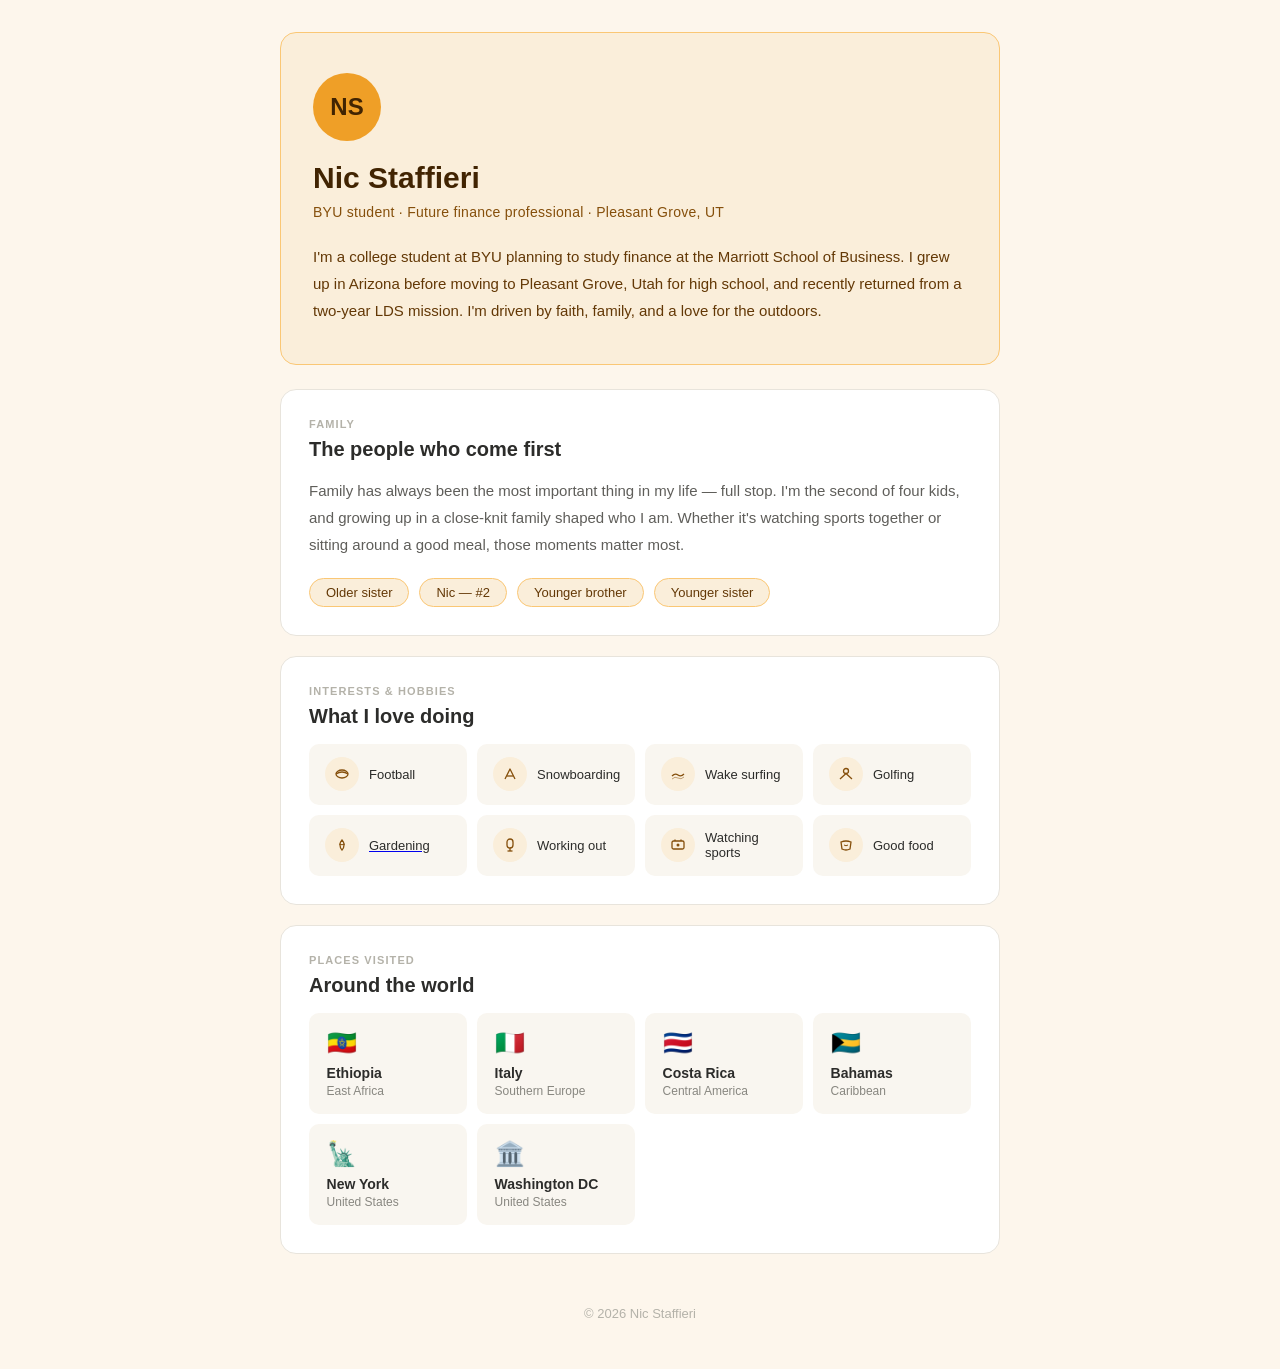
<file: about.html>
<!DOCTYPE html>
<html lang="en">
<head>
  <meta charset="UTF-8" />
  <meta name="viewport" content="width=device-width, initial-scale=1.0" />
  <title>Nic Staffieri</title>
  <style>
    *, *::before, *::after { box-sizing: border-box; margin: 0; padding: 0; }

    body {
      font-family: -apple-system, BlinkMacSystemFont, 'Segoe UI', Roboto, sans-serif;
      background: #FDF6EC;
      color: #2C2C2A;
      min-height: 100vh;
      padding: 2rem 1rem;
    }

    .site {
      max-width: 720px;
      margin: 0 auto;
    }

    /* Hero */
    .hero {
      background: #FAEEDA;
      border: 1px solid #FAC775;
      border-radius: 16px;
      padding: 2.5rem 2rem;
      margin-bottom: 1.5rem;
    }

    .hero-initials {
      width: 68px;
      height: 68px;
      border-radius: 50%;
      background: #EF9F27;
      display: flex;
      align-items: center;
      justify-content: center;
      font-size: 24px;
      font-weight: 600;
      color: #412402;
      margin-bottom: 1.25rem;
    }

    .hero h1 {
      font-size: 30px;
      font-weight: 600;
      color: #412402;
      margin-bottom: 0.3rem;
    }

    .hero .subtitle {
      font-size: 14px;
      color: #854F0B;
      margin-bottom: 1.1rem;
      letter-spacing: 0.02em;
    }

    .hero p {
      font-size: 15px;
      line-height: 1.8;
      color: #633806;
    }

    /* Section cards */
    .section-card {
      background: #ffffff;
      border: 1px solid #E8E4DC;
      border-radius: 16px;
      padding: 1.75rem;
      margin-bottom: 1.25rem;
    }

    .section-label {
      font-size: 11px;
      font-weight: 600;
      letter-spacing: 0.1em;
      text-transform: uppercase;
      color: #B4B2A9;
      margin-bottom: 0.5rem;
    }

    .section-title {
      font-size: 20px;
      font-weight: 600;
      color: #2C2C2A;
      margin-bottom: 1rem;
    }

    /* Family */
    .family-text {
      font-size: 15px;
      line-height: 1.8;
      color: #5F5E5A;
    }

    .sibling-row {
      display: flex;
      gap: 10px;
      flex-wrap: wrap;
      margin-top: 1.25rem;
    }

    .sibling-pill {
      background: #FAEEDA;
      border: 1px solid #FAC775;
      border-radius: 20px;
      padding: 6px 16px;
      font-size: 13px;
      color: #633806;
      font-weight: 500;
    }

    /* Hobbies */
    .hobbies-grid {
      display: grid;
      grid-template-columns: repeat(auto-fit, minmax(140px, 1fr));
      gap: 10px;
    }

    .hobby-card {
      background: #F9F6F0;
      border-radius: 10px;
      padding: 0.85rem 1rem;
      display: flex;
      align-items: center;
      gap: 10px;
    }

    .hobby-icon {
      width: 34px;
      height: 34px;
      border-radius: 50%;
      background: #FAEEDA;
      display: flex;
      align-items: center;
      justify-content: center;
      flex-shrink: 0;
    }

    .hobby-icon svg {
      width: 16px;
      height: 16px;
    }

    .hobby-name {
      font-size: 13px;
      color: #2C2C2A;
      font-weight: 500;
    }

    /* Places */
    .places-grid {
      display: grid;
      grid-template-columns: repeat(auto-fit, minmax(150px, 1fr));
      gap: 10px;
    }

    .place-card {
      background: #F9F6F0;
      border-radius: 10px;
      padding: 1rem 1.1rem;
    }

    .place-flag {
      font-size: 24px;
      margin-bottom: 8px;
      display: block;
    }

    .place-name {
      font-size: 14px;
      font-weight: 600;
      color: #2C2C2A;
    }

    .place-type {
      font-size: 12px;
      color: #888780;
      margin-top: 3px;
    }

    /* Footer */
    .footer {
      text-align: center;
      padding: 2rem 0 1rem;
      font-size: 13px;
      color: #B4B2A9;
    }

    @media (max-width: 480px) {
      .hero { padding: 1.75rem 1.25rem; }
      .section-card { padding: 1.25rem; }
      .hero h1 { font-size: 24px; }
    }
  </style>
</head>
<body>
  <div class="site">

    <!-- Hero / About Me -->
    <div class="hero">
      <div class="hero-initials">NS</div>
      <h1>Nic Staffieri</h1>
      <p class="subtitle">BYU student &middot; Future finance professional &middot; Pleasant Grove, UT</p>
      <p>
        I'm a college student at BYU planning to study finance at the Marriott School of Business.
        I grew up in Arizona before moving to Pleasant Grove, Utah for high school, and recently
        returned from a two-year LDS mission. I'm driven by faith, family, and a love for the outdoors.
      </p>
    </div>

    <!-- Family -->
    <div class="section-card">
      <div class="section-label">Family</div>
      <div class="section-title">The people who come first</div>
      <p class="family-text">
        Family has always been the most important thing in my life — full stop. I'm the second of
        four kids, and growing up in a close-knit family shaped who I am. Whether it's watching
        sports together or sitting around a good meal, those moments matter most.
      </p>
      <div class="sibling-row">
        <div class="sibling-pill">Older sister</div>
        <div class="sibling-pill">Nic &mdash; #2</div>
        <div class="sibling-pill">Younger brother</div>
        <div class="sibling-pill">Younger sister</div>
      </div>
    </div>

    <!-- Interests & Hobbies -->
    <div class="section-card">
      <div class="section-label">Interests &amp; Hobbies</div>
      <div class="section-title">What I love doing</div>
      <div class="hobbies-grid">

        <div class="hobby-card">
          <div class="hobby-icon">
            <svg viewBox="0 0 16 16" fill="none" xmlns="http://www.w3.org/2000/svg">
              <ellipse cx="8" cy="8" rx="6" ry="4" stroke="#854F0B" stroke-width="1.3"/>
              <path d="M2 8 Q8 4 14 8" stroke="#854F0B" stroke-width="1.3" fill="none"/>
            </svg>
          </div>
          <span class="hobby-name">Football</span>
        </div>

        <div class="hobby-card">
          <div class="hobby-icon">
            <svg viewBox="0 0 16 16" fill="none" xmlns="http://www.w3.org/2000/svg">
              <path d="M3 13 L8 3 L13 13" stroke="#854F0B" stroke-width="1.3" stroke-linejoin="round"/>
              <path d="M5 10 L11 10" stroke="#854F0B" stroke-width="1.3"/>
            </svg>
          </div>
          <span class="hobby-name">Snowboarding</span>
        </div>

        <div class="hobby-card">
          <div class="hobby-icon">
            <svg viewBox="0 0 16 16" fill="none" xmlns="http://www.w3.org/2000/svg">
              <path d="M2 10 Q5 7 8 9 Q11 11 14 8" stroke="#854F0B" stroke-width="1.3" fill="none"/>
              <path d="M2 13 Q5 10 8 12 Q11 14 14 11" stroke="#854F0B" stroke-width="1" fill="none" opacity="0.5"/>
            </svg>
          </div>
          <span class="hobby-name">Wake surfing</span>
        </div>

        <div class="hobby-card">
          <div class="hobby-icon">
            <svg viewBox="0 0 16 16" fill="none" xmlns="http://www.w3.org/2000/svg">
              <circle cx="8" cy="5" r="2.5" stroke="#854F0B" stroke-width="1.3"/>
              <path d="M2 13 L8 7.5 L14 13" stroke="#854F0B" stroke-width="1.3" stroke-linejoin="round"/>
            </svg>
          </div>
          <span class="hobby-name">Golfing</span>
        </div>

        <a class="hobby-card" href="fromscratch.html">
          <div class="hobby-icon">
            <svg viewBox="0 0 16 16" fill="none" xmlns="http://www.w3.org/2000/svg">
              <path d="M8 3 Q10 5 10 8 Q10 11 8 13 Q6 11 6 8 Q6 5 8 3Z" stroke="#854F0B" stroke-width="1.3" fill="none"/>
              <path d="M5 7 Q8 8.5 11 7" stroke="#854F0B" stroke-width="1" fill="none"/>
            </svg>
          </div>
          <span class="hobby-name">Gardening</span>
        </a>

        <div class="hobby-card">
          <div class="hobby-icon">
            <svg viewBox="0 0 16 16" fill="none" xmlns="http://www.w3.org/2000/svg">
              <rect x="5" y="2" width="6" height="9" rx="3" stroke="#854F0B" stroke-width="1.3"/>
              <path d="M8 11 L8 14" stroke="#854F0B" stroke-width="1.3"/>
              <path d="M5.5 14 L10.5 14" stroke="#854F0B" stroke-width="1.3"/>
            </svg>
          </div>
          <span class="hobby-name">Working out</span>
        </div>

        <div class="hobby-card">
          <div class="hobby-icon">
            <svg viewBox="0 0 16 16" fill="none" xmlns="http://www.w3.org/2000/svg">
              <rect x="2" y="4" width="12" height="8" rx="1.5" stroke="#854F0B" stroke-width="1.3"/>
              <path d="M5 4 L5 2.5" stroke="#854F0B" stroke-width="1.3"/>
              <path d="M11 4 L11 2.5" stroke="#854F0B" stroke-width="1.3"/>
              <circle cx="8" cy="8" r="1.5" fill="#854F0B"/>
            </svg>
          </div>
          <span class="hobby-name">Watching sports</span>
        </div>

        <div class="hobby-card">
          <div class="hobby-icon">
            <svg viewBox="0 0 16 16" fill="none" xmlns="http://www.w3.org/2000/svg">
              <path d="M3 5 Q8 3 13 5 L12 12 Q8 14 4 12 Z" stroke="#854F0B" stroke-width="1.3" fill="none"/>
              <path d="M6 8 Q8 9.5 10 8" stroke="#854F0B" stroke-width="1" fill="none"/>
            </svg>
          </div>
          <span class="hobby-name">Good food</span>
        </div>

      </div>
    </div>

    <!-- Places Visited -->
    <div class="section-card">
      <div class="section-label">Places Visited</div>
      <div class="section-title">Around the world</div>
      <div class="places-grid">

        <div class="place-card">
          <span class="place-flag">🇪🇹</span>
          <div class="place-name">Ethiopia</div>
          <div class="place-type">East Africa</div>
        </div>

        <div class="place-card">
          <span class="place-flag">🇮🇹</span>
          <div class="place-name">Italy</div>
          <div class="place-type">Southern Europe</div>
        </div>

        <div class="place-card">
          <span class="place-flag">🇨🇷</span>
          <div class="place-name">Costa Rica</div>
          <div class="place-type">Central America</div>
        </div>

        <div class="place-card">
          <span class="place-flag">🇧🇸</span>
          <div class="place-name">Bahamas</div>
          <div class="place-type">Caribbean</div>
        </div>

        <div class="place-card">
          <span class="place-flag">🗽</span>
          <div class="place-name">New York</div>
          <div class="place-type">United States</div>
        </div>

        <div class="place-card">
          <span class="place-flag">🏛️</span>
          <div class="place-name">Washington DC</div>
          <div class="place-type">United States</div>
        </div>

      </div>
    </div>

    <div class="footer">
      &copy; 2026 Nic Staffieri
    </div>

  </div>
</body>
</html>
</file>
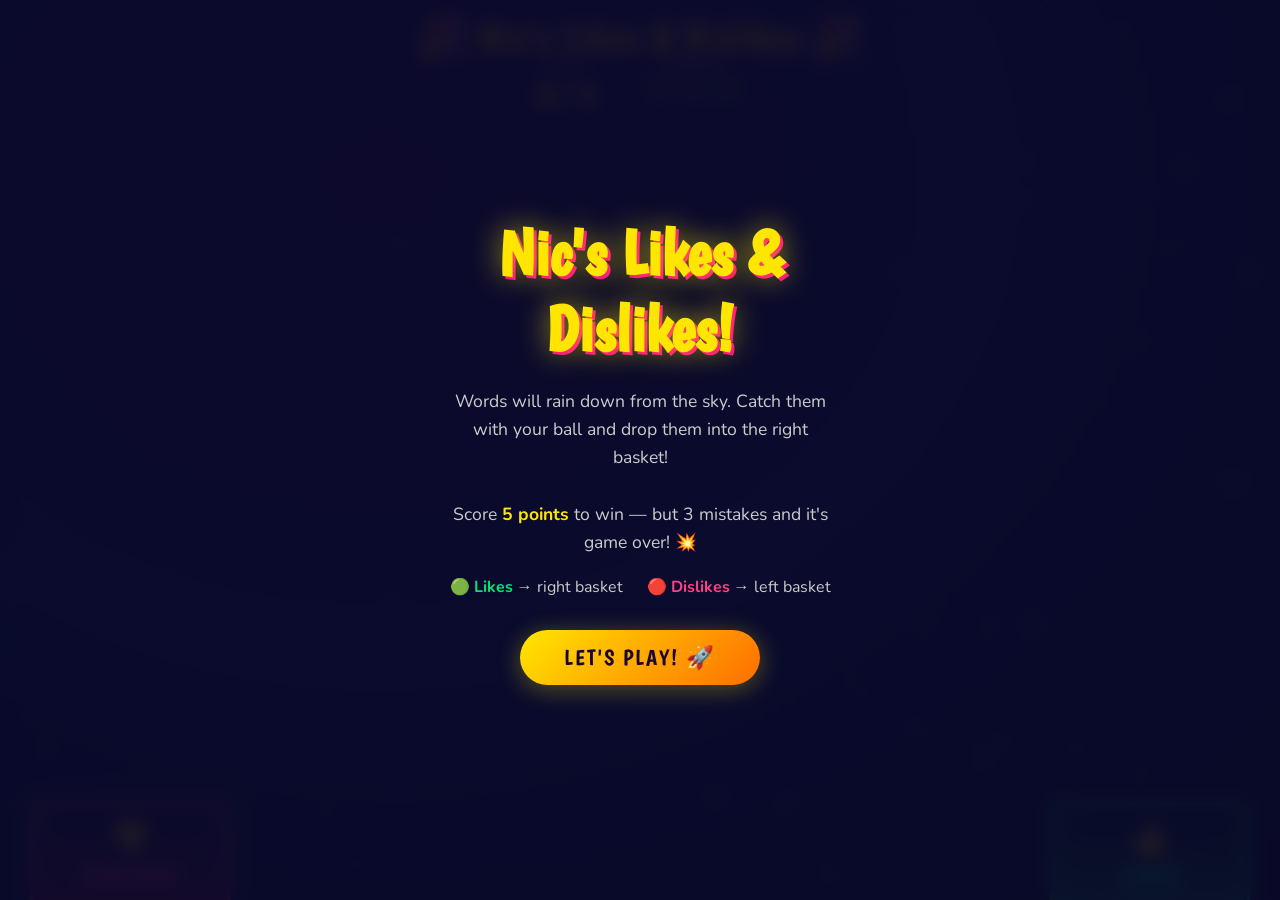
<file: ai.html>
<!DOCTYPE html>
<html lang="en">
<head>
  <meta charset="UTF-8" />
  <meta name="viewport" content="width=device-width, initial-scale=1.0"/>
  <title>Nic's Likes and Dislikes</title>
  <link href="https://fonts.googleapis.com/css2?family=Boogaloo&family=Nunito:wght@400;700;900&display=swap" rel="stylesheet"/>
  <style>
    *, *::before, *::after { box-sizing: border-box; margin: 0; padding: 0; }

    :root {
      --like-color: #00e676;
      --dislike-color: #ff4081;
      --bg1: #1a0533;
      --bg2: #0d1b6e;
      --accent: #ffe600;
      --ball-color: #ffe600;
      --text-light: #fff;
      --strike-color: #ff4081;
    }

    body {
      background: radial-gradient(ellipse at 30% 20%, #2d0b6b 0%, #0d1b6e 50%, #0a0a2a 100%);
      font-family: 'Nunito', sans-serif;
      overflow: hidden;
      height: 100vh;
      width: 100vw;
      cursor: none;
      user-select: none;
    }

    /* Starfield */
    #stars {
      position: fixed;
      inset: 0;
      pointer-events: none;
      z-index: 0;
    }

    /* Title */
    #title {
      position: fixed;
      top: 14px;
      width: 100%;
      text-align: center;
      font-family: 'Boogaloo', cursive;
      font-size: clamp(1.4rem, 4vw, 2.4rem);
      color: var(--accent);
      text-shadow: 0 0 18px #ffe60088, 2px 2px 0 #ff008c;
      letter-spacing: 2px;
      z-index: 10;
      pointer-events: none;
    }

    /* HUD */
    #hud {
      position: fixed;
      top: 58px;
      width: 100%;
      display: flex;
      justify-content: center;
      gap: 48px;
      z-index: 10;
      pointer-events: none;
    }
    .hud-block {
      display: flex;
      flex-direction: column;
      align-items: center;
      gap: 2px;
    }
    .hud-label {
      font-size: 0.68rem;
      font-weight: 900;
      text-transform: uppercase;
      letter-spacing: 2px;
      opacity: 0.7;
      color: #fff;
    }
    #score-display {
      font-family: 'Boogaloo', cursive;
      font-size: 2rem;
      color: var(--accent);
      text-shadow: 0 0 12px #ffe60088;
    }
    #strikes-display {
      font-size: 1.5rem;
      letter-spacing: 4px;
    }

    /* Canvas */
    #gameCanvas {
      position: fixed;
      inset: 0;
      z-index: 5;
    }

    /* Baskets */
    .basket {
      position: fixed;
      bottom: 0;
      width: 200px;
      height: 100px;
      display: flex;
      flex-direction: column;
      align-items: center;
      justify-content: flex-end;
      padding-bottom: 10px;
      z-index: 8;
      pointer-events: none;
      transition: transform 0.12s;
    }
    #basket-like {
      right: 30px;
      background: linear-gradient(to top, #00c85388 0%, transparent 100%);
      border-top: 3px solid var(--like-color);
      border-left: 3px solid var(--like-color);
      border-right: 3px solid var(--like-color);
      border-radius: 12px 12px 0 0;
      box-shadow: 0 0 30px #00e67644 inset, 0 0 20px #00e67622;
    }
    #basket-dislike {
      left: 30px;
      background: linear-gradient(to top, #c8005388 0%, transparent 100%);
      border-top: 3px solid var(--dislike-color);
      border-left: 3px solid var(--dislike-color);
      border-right: 3px solid var(--dislike-color);
      border-radius: 12px 12px 0 0;
      box-shadow: 0 0 30px #ff408144 inset, 0 0 20px #ff408122;
    }
    .basket-label {
      font-family: 'Boogaloo', cursive;
      font-size: 1.5rem;
      font-weight: 700;
      letter-spacing: 2px;
    }
    #basket-like .basket-label { color: var(--like-color); text-shadow: 0 0 12px #00e67688; }
    #basket-dislike .basket-label { color: var(--dislike-color); text-shadow: 0 0 12px #ff408188; }
    .basket-icon { font-size: 2rem; }

    /* Overlay screens */
    .overlay {
      position: fixed;
      inset: 0;
      z-index: 100;
      display: flex;
      flex-direction: column;
      align-items: center;
      justify-content: center;
      background: rgba(10,10,40,0.92);
      backdrop-filter: blur(8px);
      gap: 20px;
      animation: fadeIn 0.4s ease;
    }
    @keyframes fadeIn { from { opacity:0; transform:scale(0.96); } to { opacity:1; transform:scale(1); } }

    .overlay h1 {
      font-family: 'Boogaloo', cursive;
      font-size: clamp(2rem, 7vw, 4rem);
      color: var(--accent);
      text-shadow: 0 0 30px #ffe60099, 3px 3px 0 #ff008c;
      text-align: center;
    }
    .overlay p {
      font-size: 1.1rem;
      color: #ccc;
      text-align: center;
      max-width: 380px;
      line-height: 1.6;
    }
    .overlay .stat-row {
      display: flex;
      gap: 36px;
      margin-top: 8px;
    }
    .stat-box {
      display: flex;
      flex-direction: column;
      align-items: center;
      background: rgba(255,255,255,0.06);
      border: 1px solid rgba(255,255,255,0.15);
      border-radius: 16px;
      padding: 16px 28px;
      gap: 4px;
    }
    .stat-number {
      font-family: 'Boogaloo', cursive;
      font-size: 2.8rem;
      color: var(--accent);
    }
    .stat-label { font-size: 0.75rem; text-transform: uppercase; letter-spacing: 2px; color: #aaa; }

    .btn {
      margin-top: 12px;
      font-family: 'Boogaloo', cursive;
      font-size: 1.4rem;
      letter-spacing: 2px;
      padding: 14px 44px;
      border: none;
      border-radius: 50px;
      background: linear-gradient(135deg, #ffe600, #ff6d00);
      color: #1a0533;
      cursor: pointer;
      box-shadow: 0 4px 24px #ffe60055;
      transition: transform 0.1s, box-shadow 0.1s;
    }
    .btn:hover { transform: scale(1.06); box-shadow: 0 6px 36px #ffe60088; }
    .btn:active { transform: scale(0.97); }

    /* Floating word chips */
    .word-chip {
      position: fixed;
      z-index: 6;
      font-family: 'Boogaloo', cursive;
      font-size: 1.3rem;
      padding: 8px 22px;
      border-radius: 50px;
      border: 2px solid rgba(255,255,255,0.3);
      background: rgba(255,255,255,0.12);
      backdrop-filter: blur(4px);
      color: #fff;
      pointer-events: none;
      text-shadow: 0 1px 4px rgba(0,0,0,0.5);
      box-shadow: 0 4px 20px rgba(0,0,0,0.3);
      transition: background 0.2s;
      white-space: nowrap;
    }
    .word-chip.correct-flash {
      background: rgba(0, 230, 118, 0.45) !important;
      border-color: var(--like-color) !important;
    }
    .word-chip.wrong-flash {
      background: rgba(255, 64, 129, 0.45) !important;
      border-color: var(--dislike-color) !important;
    }

    /* Feedback popup */
    .feedback-popup {
      position: fixed;
      z-index: 20;
      font-family: 'Boogaloo', cursive;
      font-size: 1.8rem;
      pointer-events: none;
      animation: popUp 0.8s ease forwards;
      text-shadow: 0 2px 8px rgba(0,0,0,0.5);
    }
    @keyframes popUp {
      0%  { opacity: 1; transform: translateY(0) scale(1); }
      70% { opacity: 1; transform: translateY(-50px) scale(1.1); }
      100%{ opacity: 0; transform: translateY(-80px) scale(0.8); }
    }

    /* Basket flash */
    .basket-flash-like   { animation: flashLike   0.35s ease; }
    .basket-flash-dislike{ animation: flashDislike 0.35s ease; }
    @keyframes flashLike    { 0%,100%{box-shadow:0 0 30px #00e67644 inset;} 50%{box-shadow:0 0 80px #00e676cc inset;} }
    @keyframes flashDislike { 0%,100%{box-shadow:0 0 30px #ff408144 inset;} 50%{box-shadow:0 0 80px #ff4081cc inset;} }
  </style>
</head>
<body>

<canvas id="stars"></canvas>

<div id="title">🎉 Nic's Likes &amp; Dislikes 🎉</div>

<div id="hud">
  <div class="hud-block">
    <span class="hud-label">Score</span>
    <span id="score-display">0 / 5</span>
  </div>
  <div class="hud-block">
    <span class="hud-label">Strikes</span>
    <span id="strikes-display">🖤🖤🖤</span>
  </div>
</div>

<canvas id="gameCanvas"></canvas>

<div class="basket" id="basket-dislike">
  <span class="basket-icon">👎</span>
  <span class="basket-label">DISLIKES</span>
</div>
<div class="basket" id="basket-like">
  <span class="basket-icon">👍</span>
  <span class="basket-label">LIKES</span>
</div>

<!-- Start Screen -->
<div class="overlay" id="start-screen">
  <h1>Nic's Likes &amp;<br>Dislikes!</h1>
  <p>Words will rain down from the sky. Catch them with your ball and drop them into the right basket!<br><br>
  Score <strong style="color:var(--accent)">5 points</strong> to win — but 3 mistakes and it's game over! 💥</p>
  <div style="display:flex;gap:24px;flex-wrap:wrap;justify-content:center;font-size:1rem;color:#ccc;">
    <span>🟢 <strong style="color:var(--like-color)">Likes</strong> → right basket</span>
    <span>🔴 <strong style="color:var(--dislike-color)">Dislikes</strong> → left basket</span>
  </div>
  <button class="btn" id="start-btn">LET'S PLAY! 🚀</button>
</div>

<!-- End Screen -->
<div class="overlay" id="end-screen" style="display:none;">
  <h1 id="end-title">🎉 You Win!</h1>
  <p id="end-subtitle">You sorted Nic's world like a pro!</p>
  <div class="stat-row">
    <div class="stat-box">
      <span class="stat-number" id="end-score">0</span>
      <span class="stat-label">Points</span>
    </div>
    <div class="stat-box">
      <span class="stat-number" id="end-strikes">0</span>
      <span class="stat-label">Strikes</span>
    </div>
    <div class="stat-box">
      <span class="stat-number" id="end-correct">0</span>
      <span class="stat-label">Correct</span>
    </div>
  </div>
  <p id="end-message" style="margin-top:8px;font-size:1rem;color:#aaa;"></p>
  <button class="btn" id="restart-btn">PLAY AGAIN 🔄</button>
</div>

<script>
// ─── CONFIG ───────────────────────────────────────────────────────────────────
// 🔧 SWAP THESE WITH YOUR REAL LIKES & DISLIKES!
const WORDS = [
  { text: "Football",       isLike: true  },
  { text: "Cottage Cheese",     isLike: false },
  { text: "Snowboarding",      isLike: true  },
  { text: "Hiking",     isLike: false },
  { text: "Dogs",        isLike: true  },
  { text: "Homework",    isLike: false },
  { text: "Golf",      isLike: true  },
  { text: "TV Shows", isLike: false },
  { text: "Injera",      isLike: true  },
  { text: "Rap Music",   isLike: false },
  { text: "Sushi",     isLike: true  },
  { text: "Cold Pizza",   isLike: false },
  { text: "Road trips",  isLike: true  },
  { text: "Alarm clocks",isLike: false },
  { text: "Gardening",       isLike: true  },
  { text: "Mosquitoes",  isLike: false },
  { text: "Cleaning",       isLike: true  },
  { text: "Running",  isLike: false }
];

const BALL_RADIUS   = 14;    // small = hard
const FALL_SPEED    = 2.8;   // fast = hard (px per frame)
const SPAWN_INTERVAL = 2200; // ms between new words
const WIN_SCORE     = 5;
const MAX_STRIKES   = 3;

// ─── STATE ────────────────────────────────────────────────────────────────────
let score = 0, strikes = 0, correct = 0, gameActive = false;
let mouseX = window.innerWidth/2, mouseY = window.innerHeight/2;
let prevMouseX = mouseX, prevMouseY = mouseY;
let chips = [];   // { el, x, y, vx, vy, word, done, width, height }
let spawnTimer = null;
let wordPool = [];

// ─── STARFIELD ────────────────────────────────────────────────────────────────
(function initStars() {
  const c = document.getElementById('stars');
  const ctx = c.getContext('2d');
  c.width = window.innerWidth; c.height = window.innerHeight;
  const stars = Array.from({length:160},()=>({
    x: Math.random()*c.width, y: Math.random()*c.height,
    r: Math.random()*1.5+0.3, a: Math.random()
  }));
  function draw() {
    ctx.clearRect(0,0,c.width,c.height);
    stars.forEach(s=>{
      s.a += (Math.random()-0.5)*0.015;
      s.a = Math.max(0.1,Math.min(1,s.a));
      ctx.globalAlpha = s.a;
      ctx.fillStyle='#fff';
      ctx.beginPath(); ctx.arc(s.x,s.y,s.r,0,Math.PI*2); ctx.fill();
    });
    ctx.globalAlpha=1;
    requestAnimationFrame(draw);
  }
  draw();
})();

// ─── BALL (canvas) ────────────────────────────────────────────────────────────
const ballCanvas = document.getElementById('gameCanvas');
const bctx = ballCanvas.getContext('2d');
ballCanvas.width = window.innerWidth;
ballCanvas.height = window.innerHeight;

function drawBall() {
  bctx.clearRect(0,0,ballCanvas.width,ballCanvas.height);
  if (!gameActive) return;
  // glow
  const grad = bctx.createRadialGradient(mouseX,mouseY,0,mouseX,mouseY,BALL_RADIUS*2.5);
  grad.addColorStop(0,'rgba(255,230,0,0.35)');
  grad.addColorStop(1,'rgba(255,230,0,0)');
  bctx.beginPath(); bctx.arc(mouseX,mouseY,BALL_RADIUS*2.5,0,Math.PI*2);
  bctx.fillStyle=grad; bctx.fill();
  // ball
  bctx.beginPath(); bctx.arc(mouseX,mouseY,BALL_RADIUS,0,Math.PI*2);
  bctx.fillStyle='#ffe600'; bctx.shadowColor='#ffe600'; bctx.shadowBlur=18;
  bctx.fill(); bctx.shadowBlur=0;
  // shine
  bctx.beginPath(); bctx.arc(mouseX-BALL_RADIUS*0.3,mouseY-BALL_RADIUS*0.3,BALL_RADIUS*0.35,0,Math.PI*2);
  bctx.fillStyle='rgba(255,255,255,0.6)'; bctx.fill();
}

// ─── MOUSE ────────────────────────────────────────────────────────────────────
document.addEventListener('mousemove', e => {
  prevMouseX = mouseX; prevMouseY = mouseY;
  mouseX = e.clientX; mouseY = e.clientY;
});

// ─── GAME LOOP ────────────────────────────────────────────────────────────────
function gameLoop() {
  if (!gameActive) return;
  drawBall();

  const ground = window.innerHeight - 10;
  const bLike    = document.getElementById('basket-like');
  const bDislike = document.getElementById('basket-dislike');

  // Ball velocity this frame (for imparting momentum on hit)
  const ballVx = mouseX - prevMouseX;
  const ballVy = mouseY - prevMouseY;

  chips.forEach(chip => {
    if (chip.done) return;

    // Apply gravity & move
    chip.vy += 0.08; // subtle gravity drag to keep things interesting
    chip.x  += chip.vx;
    chip.y  += chip.vy;

    // Lazy-init dimensions once element is rendered
    if (!chip.width)  chip.width  = chip.el.offsetWidth  || 100;
    if (!chip.height) chip.height = chip.el.offsetHeight || 40;

    // ── Ball collision (circle vs AABB) ──────────────────────────────────────
    const cx = chip.x + chip.width  / 2;
    const cy = chip.y + chip.height / 2;

    // Clamp ball center to chip rect, then find closest point
    const closestX = Math.max(chip.x, Math.min(mouseX, chip.x + chip.width));
    const closestY = Math.max(chip.y, Math.min(mouseY, chip.y + chip.height));
    const distX = mouseX - closestX;
    const distY = mouseY - closestY;
    const dist  = Math.hypot(distX, distY);

if (dist < BALL_RADIUS && dist > 0) {
      // Contact normal points FROM closest point on chip AWAY from ball.
      // distX/distY = mouseX - closestX, so negate to get chip-outward direction.
      const nx = -distX / dist;
      const ny = -distY / dist;

      // Separate chip so it no longer overlaps the ball each frame (prevents sticking)
      const overlap = BALL_RADIUS - dist + 1;
      chip.x += nx * overlap;
      chip.y += ny * overlap;

      // Only reflect if chip is moving toward the ball (prevents re-collision tunnelling)
      const approachSpeed = chip.vx * (-nx) + chip.vy * (-ny);
      if (approachSpeed > 0) {
        const dot = chip.vx * nx + chip.vy * ny;
        chip.vx -= 2 * dot * nx;
        chip.vy -= 2 * dot * ny;
      }

      // Add ball's own velocity as impulse (swing harder = more power)
      chip.vx += ballVx * 0.55;
      chip.vy += ballVy * 0.55;

      // Clamp so chips don't fly off at insane speed
      const speed = Math.hypot(chip.vx, chip.vy);
      const maxSpeed = 18;
      if (speed > maxSpeed) {
        chip.vx = (chip.vx / speed) * maxSpeed;
        chip.vy = (chip.vy / speed) * maxSpeed;
      }

      // Brief visual flash on hit
      chip.el.style.borderColor = '#ffe600';
      chip.el.style.boxShadow   = '0 0 20px #ffe60099';
      setTimeout(() => {
        if (!chip.done) {
          chip.el.style.borderColor = '';
          chip.el.style.boxShadow   = '';
        }
      }, 150);
    }

    // ── Wall bounce (left/right) ──────────────────────────────────────────────
    if (chip.x < 0) { chip.x = 0; chip.vx = Math.abs(chip.vx) * 0.7; }
    if (chip.x + chip.width > window.innerWidth) {
      chip.x = window.innerWidth - chip.width;
      chip.vx = -Math.abs(chip.vx) * 0.7;
    }

    positionChip(chip);

    // ── Basket collision ──────────────────────────────────────────────────────
    const chipRect = { l: chip.x, r: chip.x+chip.width, t: chip.y, b: chip.y+chip.height };
    const lRect = bLike.getBoundingClientRect();
    const dRect = bDislike.getBoundingClientRect();

    if (overlaps(chipRect, lRect)) {
      chip.done = true;
      judgeWord(chip, true, bLike, 'like');
      return;
    }
    if (overlaps(chipRect, dRect)) {
      chip.done = true;
      judgeWord(chip, false, bDislike, 'dislike');
      return;
    }

    // ── Ground = miss ─────────────────────────────────────────────────────────
    if (chip.y + chip.height >= ground) {
      chip.done = true;
      missedWord(chip);
      removeChip(chip);
    }
  });

  chips = chips.filter(c => !c.done);
  requestAnimationFrame(gameLoop);
}

function overlaps(a, b) {
  return a.l < b.right && a.r > b.left && a.t < b.bottom && a.b > b.top;
}

// ─── CHIP HELPERS ─────────────────────────────────────────────────────────────
function positionChip(chip) {
  chip.el.style.left = chip.x + 'px';
  chip.el.style.top  = chip.y + 'px';
}

function removeChip(chip) {
  chip.el.style.transition = 'opacity 0.3s';
  chip.el.style.opacity = '0';
  setTimeout(()=>chip.el.remove(), 350);
}

// ─── JUDGING ──────────────────────────────────────────────────────────────────
function judgeWord(chip, placedInLike, basketEl, basketType) {
  const isCorrect = (chip.word.isLike === placedInLike);

  if (isCorrect) {
    chip.el.classList.add('correct-flash');
    correct++;
    score++;
    showFeedback('✅ +1', mouseX, mouseY, '#00e676');
    flashBasket(basketEl, 'like');
    updateHUD();
    if (score >= WIN_SCORE) { setTimeout(endGame, 500, true); }
  } else {
    chip.el.classList.add('wrong-flash');
    strikes++;
    showFeedback('❌ Wrong!', mouseX, mouseY, '#ff4081');
    flashBasket(basketEl, 'dislike');
    updateHUD();
    if (strikes >= MAX_STRIKES) { setTimeout(endGame, 500, false); }
  }
  setTimeout(()=>removeChip(chip), 300);
}

function missedWord(chip) {
  strikes++;
  showFeedback('💨 Missed!', chip.x + chip.el.offsetWidth/2, chip.y, '#ffaa00');
  updateHUD();
  if (strikes >= MAX_STRIKES) { setTimeout(endGame, 500, false); }
}

// ─── SPAWN ────────────────────────────────────────────────────────────────────
function spawnWord() {
  if (!gameActive) return;
  if (wordPool.length === 0) wordPool = shuffle([...WORDS]);
  const word = wordPool.pop();

  const el = document.createElement('div');
  el.className = 'word-chip';
  el.textContent = word.text;
  document.body.appendChild(el);

  const margin = 80;
  const x = margin + Math.random() * (window.innerWidth - margin*2 - 120);
  const y = -50;

  const chip = { el, x, y, vx: 0, vy: FALL_SPEED, word, done: false, width: 0, height: 0 };
  positionChip(chip);
  chips.push(chip);
}

// ─── HUD ──────────────────────────────────────────────────────────────────────
const strikeSymbols = ['❤️','❤️','❤️'];
function updateHUD() {
  document.getElementById('score-display').textContent = `${score} / ${WIN_SCORE}`;
  const remaining = MAX_STRIKES - strikes;
  document.getElementById('strikes-display').textContent =
    '❤️'.repeat(Math.max(0,remaining)) + '🖤'.repeat(Math.max(0,strikes));
}

// ─── FEEDBACK POPUP ───────────────────────────────────────────────────────────
function showFeedback(text, x, y, color) {
  const el = document.createElement('div');
  el.className = 'feedback-popup';
  el.textContent = text;
  el.style.left = (x - 40) + 'px';
  el.style.top  = (y - 20) + 'px';
  el.style.color = color;
  document.body.appendChild(el);
  setTimeout(()=>el.remove(), 900);
}

// ─── BASKET FLASH ─────────────────────────────────────────────────────────────
function flashBasket(el, type) {
  el.classList.remove('basket-flash-like','basket-flash-dislike');
  void el.offsetWidth;
  el.classList.add(type === 'like' ? 'basket-flash-like' : 'basket-flash-dislike');
}

// ─── GAME CONTROL ─────────────────────────────────────────────────────────────
function startGame() {
  score=0; strikes=0; correct=0;
  chips.forEach(c=>c.el.remove()); chips=[];
  wordPool=[];
  updateHUD();
  gameActive = true;

  document.getElementById('start-screen').style.display='none';
  document.getElementById('end-screen').style.display='none';

  spawnWord();
  spawnTimer = setInterval(spawnWord, SPAWN_INTERVAL);
  requestAnimationFrame(gameLoop);
}

function endGame(won) {
  gameActive = false;
  clearInterval(spawnTimer);
  chips.forEach(c=>{ c.done=true; removeChip(c); }); chips=[];
  bctx.clearRect(0,0,ballCanvas.width,ballCanvas.height);

  const screen = document.getElementById('end-screen');
  document.getElementById('end-title').textContent   = won ? '🎉 You Win!' : '💀 Game Over!';
  document.getElementById('end-subtitle').textContent = won
    ? 'You know Nic better than Nic knows Nic!'
    : 'Too many mistakes — but now you know Nic a little better!';
  document.getElementById('end-score').textContent   = score;
  document.getElementById('end-strikes').textContent = strikes;
  document.getElementById('end-correct').textContent = correct;

  const msgs = won
    ? ['🏆 Absolute legend!','🧠 Big brain energy!','🎊 Certified Nic expert!']
    : ['😬 Better luck next time!','📚 Study up on Nic!','🔁 Give it another shot!'];
  document.getElementById('end-message').textContent = msgs[Math.floor(Math.random()*msgs.length)];

  screen.style.display='flex';
}

// ─── UTILS ────────────────────────────────────────────────────────────────────
function shuffle(arr) {
  for (let i=arr.length-1;i>0;i--){
    const j=Math.floor(Math.random()*(i+1));
    [arr[i],arr[j]]=[arr[j],arr[i]];
  }
  return arr;
}

// ─── BUTTONS ──────────────────────────────────────────────────────────────────
document.getElementById('start-btn').addEventListener('click', startGame);
document.getElementById('restart-btn').addEventListener('click', startGame);

// ─── RESIZE ───────────────────────────────────────────────────────────────────
window.addEventListener('resize',()=>{
  ballCanvas.width=window.innerWidth; ballCanvas.height=window.innerHeight;
});
</script>
</body>
</html>
</file>
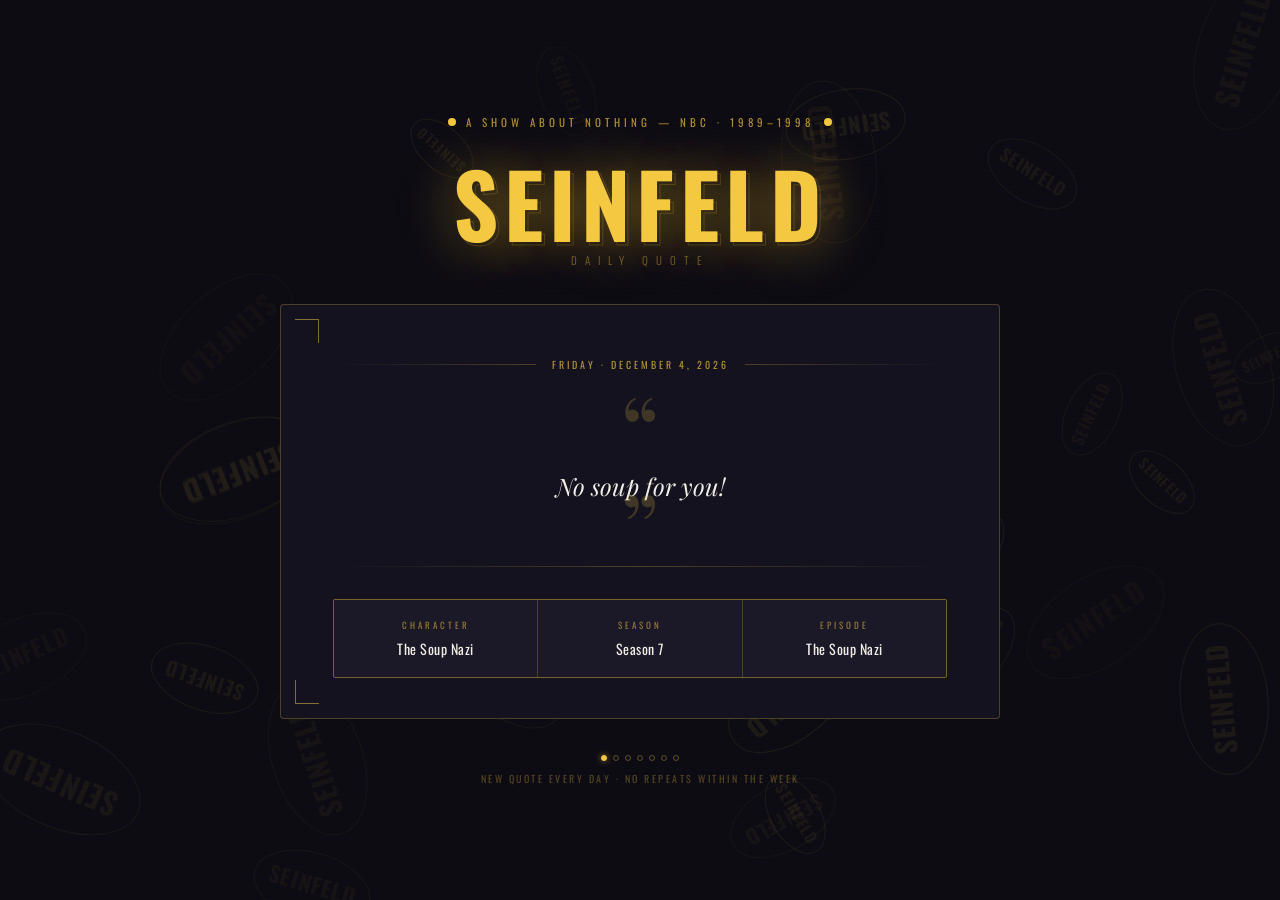
<file: contact.html>
<!DOCTYPE html>
<html lang="en">
<head>
  <meta charset="UTF-8" />
  <meta name="viewport" content="width=device-width, initial-scale=1.0" />
  <title>Seinfeld Daily Quote</title>
  <link rel="preconnect" href="https://fonts.googleapis.com" />
  <link rel="preconnect" href="https://fonts.gstatic.com" crossorigin />
  <link href="https://fonts.googleapis.com/css2?family=Oswald:wght@300;400;600;700&family=Playfair+Display:ital,wght@0,400;0,700;1,400;1,700&display=swap" rel="stylesheet" />
  <style>
    *, *::before, *::after { box-sizing: border-box; margin: 0; padding: 0; }

    :root {
      --gold: #f5c842;
      --gold-dim: rgba(245,200,66,0.15);
      --gold-border: rgba(245,200,66,0.25);
      --cream: #f0ede4;
      --cream-dim: rgba(240,237,228,0.6);
      --bg: #0d0c14;
      --bg-card: #13121e;
      --bg-card2: #1b1928;
    }

    html, body {
      height: 100%;
      background: var(--bg);
      color: var(--cream);
      font-family: 'Playfair Display', Georgia, serif;
      overflow-x: hidden;
    }

    body {
      display: flex;
      flex-direction: column;
      align-items: center;
      justify-content: center;
      min-height: 100vh;
      padding: 32px 20px;
    }

    /* ── Background canvas ── */
    #bgCanvas {
      position: fixed;
      inset: 0;
      z-index: 0;
      pointer-events: none;
    }

    /* ── Scanline overlay ── */
    body::before {
      content: '';
      position: fixed;
      inset: 0;
      z-index: 1;
      pointer-events: none;
      background: repeating-linear-gradient(
        0deg,
        transparent,
        transparent 3px,
        rgba(0,0,0,0.06) 3px,
        rgba(0,0,0,0.06) 4px
      );
    }

    /* ── Main wrapper ── */
    .stage {
      position: relative;
      z-index: 2;
      width: 100%;
      max-width: 720px;
      display: flex;
      flex-direction: column;
      align-items: center;
      gap: 0;
      animation: fadeUp 1s cubic-bezier(.22,1,.36,1) both;
    }

    @keyframes fadeUp {
      from { opacity: 0; transform: translateY(28px); }
      to   { opacity: 1; transform: translateY(0); }
    }

    /* ── Network badge ── */
    .nbc-strip {
      display: flex;
      align-items: center;
      gap: 10px;
      margin-bottom: 28px;
      animation: fadeUp .8s .1s cubic-bezier(.22,1,.36,1) both;
    }

    .nbc-dot {
      width: 8px; height: 8px; border-radius: 50%;
      background: var(--gold);
      animation: pulse 2.4s ease-in-out infinite;
    }

    @keyframes pulse {
      0%, 100% { opacity: 1; transform: scale(1); }
      50% { opacity: .4; transform: scale(.7); }
    }

    .nbc-text {
      font-family: 'Oswald', sans-serif;
      font-size: 11px;
      letter-spacing: 4px;
      color: var(--gold);
      opacity: .7;
      text-transform: uppercase;
    }

    /* ── Show logo ── */
    .show-logo {
      text-align: center;
      margin-bottom: 36px;
      animation: fadeUp .8s .15s cubic-bezier(.22,1,.36,1) both;
    }

    .logo-seinfeld {
      font-family: 'Oswald', sans-serif;
      font-weight: 700;
      font-size: clamp(54px, 10vw, 88px);
      letter-spacing: 6px;
      color: var(--gold);
      line-height: 1;
      text-shadow:
        0 0 60px rgba(245,200,66,0.3),
        0 0 120px rgba(245,200,66,0.1);
      position: relative;
      display: inline-block;
    }

    .logo-seinfeld::after {
      content: 'SEINFELD';
      position: absolute;
      inset: 0;
      color: transparent;
      -webkit-text-stroke: 1px rgba(245,200,66,0.2);
      transform: translate(3px, 3px);
      z-index: -1;
    }

    .logo-sub {
      font-family: 'Oswald', sans-serif;
      font-weight: 300;
      font-size: 11px;
      letter-spacing: 8px;
      color: var(--gold);
      opacity: .45;
      margin-top: 6px;
      text-transform: uppercase;
    }

    /* ── Card ── */
    .card {
      width: 100%;
      background: var(--bg-card);
      border: 1px solid var(--gold-border);
      border-radius: 4px;
      padding: 52px 52px 40px;
      position: relative;
      overflow: hidden;
      animation: fadeUp .8s .25s cubic-bezier(.22,1,.36,1) both;
    }

    /* Corner accents */
    .card::before, .card::after {
      content: '';
      position: absolute;
      width: 24px; height: 24px;
      border-color: var(--gold);
      border-style: solid;
      opacity: .5;
    }
    .card::before { top: 14px; left: 14px; border-width: 1.5px 0 0 1.5px; }
    .card::after  { bottom: 14px; right: 14px; border-width: 0 1.5px 1.5px 0; }

    .card-inner-corners::before, .card-inner-corners::after {
      content: '';
      position: absolute;
      width: 24px; height: 24px;
      border-color: var(--gold);
      border-style: solid;
      opacity: .5;
    }
    .card-inner-corners::before { top: 14px; right: 14px; border-width: 1.5px 1.5px 0 0; }
    .card-inner-corners::after  { bottom: 14px; left: 14px; border-width: 0 0 1.5px 1.5px; }

    /* Horizontal rule inside card */
    .card-rule {
      width: 100%;
      height: 1px;
      background: linear-gradient(to right, transparent, var(--gold-border), transparent);
      margin: 32px 0;
    }

    /* ── Date strip ── */
    .date-row {
      display: flex;
      align-items: center;
      justify-content: center;
      gap: 16px;
      margin-bottom: 36px;
    }

    .date-line {
      flex: 1;
      height: 1px;
      background: linear-gradient(to right, transparent, var(--gold-border));
    }

    .date-line.right {
      background: linear-gradient(to left, transparent, var(--gold-border));
    }

    .date-label {
      font-family: 'Oswald', sans-serif;
      font-size: 10px;
      letter-spacing: 3px;
      color: var(--gold);
      opacity: .7;
      text-transform: uppercase;
    }

    /* ── Quote ── */
    .quote-wrap {
      text-align: center;
      padding: 0 8px;
    }

    .open-quote {
      font-size: 96px;
      color: var(--gold);
      line-height: .4;
      opacity: .2;
      display: block;
      margin-bottom: 20px;
      font-family: 'Playfair Display', Georgia, serif;
    }

    .quote-text {
      font-family: 'Playfair Display', Georgia, serif;
      font-style: italic;
      font-size: clamp(18px, 3vw, 24px);
      line-height: 1.7;
      color: var(--cream);
      margin-bottom: 8px;
    }

    .close-quote {
      font-size: 96px;
      color: var(--gold);
      line-height: .2;
      opacity: .2;
      display: block;
      margin-top: 8px;
      font-family: 'Playfair Display', Georgia, serif;
    }

    /* ── Meta ── */
    .meta-grid {
      display: grid;
      grid-template-columns: 1fr 1fr 1fr;
      gap: 1px;
      background: var(--gold-border);
      border: 1px solid var(--gold-border);
      border-radius: 2px;
      overflow: hidden;
    }

    .meta-cell {
      background: var(--bg-card2);
      padding: 18px 12px;
      text-align: center;
    }

    .meta-cell-label {
      font-family: 'Oswald', sans-serif;
      font-size: 9px;
      letter-spacing: 3px;
      color: var(--gold);
      opacity: .55;
      text-transform: uppercase;
      margin-bottom: 8px;
    }

    .meta-cell-value {
      font-family: 'Oswald', sans-serif;
      font-size: 14px;
      font-weight: 400;
      color: var(--cream);
      letter-spacing: .5px;
      line-height: 1.35;
    }

    /* ── Footer ── */
    .footer {
      margin-top: 24px;
      text-align: center;
      animation: fadeUp .8s .35s cubic-bezier(.22,1,.36,1) both;
    }

    .footer-text {
      font-family: 'Oswald', sans-serif;
      font-size: 10px;
      letter-spacing: 2.5px;
      color: var(--gold);
      opacity: .3;
      text-transform: uppercase;
    }

    .week-dots {
      display: flex;
      align-items: center;
      justify-content: center;
      gap: 6px;
      margin-top: 12px;
    }

    .week-dot {
      width: 6px; height: 6px;
      border-radius: 50%;
      border: 1px solid rgba(245,200,66,0.35);
      background: transparent;
      transition: background .3s;
    }

    .week-dot.used {
      background: rgba(245,200,66,0.4);
      border-color: rgba(245,200,66,0.6);
    }

    .week-dot.today {
      background: var(--gold);
      border-color: var(--gold);
      box-shadow: 0 0 6px rgba(245,200,66,0.6);
    }

    @media (max-width: 540px) {
      .card { padding: 36px 24px 28px; }
      .meta-grid { grid-template-columns: 1fr; }
    }
  </style>
</head>
<body>

<canvas id="bgCanvas"></canvas>

<main class="stage">

  <div class="nbc-strip">
    <div class="nbc-dot"></div>
    <span class="nbc-text">A Show About Nothing — NBC · 1989–1998</span>
    <div class="nbc-dot"></div>
  </div>

  <div class="show-logo">
    <div class="logo-seinfeld">SEINFELD</div>
    <div class="logo-sub">Daily Quote</div>
  </div>

  <div class="card card-inner-corners">

    <div class="date-row">
      <div class="date-line"></div>
      <span class="date-label" id="dateLabel">—</span>
      <div class="date-line right"></div>
    </div>

    <div class="quote-wrap">
      <span class="open-quote">&ldquo;</span>
      <p class="quote-text" id="quoteText">Loading…</p>
      <span class="close-quote">&rdquo;</span>
    </div>

    <div class="card-rule"></div>

    <div class="meta-grid">
      <div class="meta-cell">
        <div class="meta-cell-label">Character</div>
        <div class="meta-cell-value" id="quoteChar">—</div>
      </div>
      <div class="meta-cell">
        <div class="meta-cell-label">Season</div>
        <div class="meta-cell-value" id="quoteSeason">—</div>
      </div>
      <div class="meta-cell">
        <div class="meta-cell-label">Episode</div>
        <div class="meta-cell-value" id="quoteEpisode">—</div>
      </div>
    </div>

  </div>

  <div class="footer">
    <div class="week-dots" id="weekDots" title="Quotes used this week"></div>
    <p class="footer-text" style="margin-top:10px;">New quote every day · No repeats within the week</p>
  </div>

</main>

<script>
const quotes = [
  { text: "These pretzels are making me thirsty.", char: "Kramer", season: 3, episode: "The Alternate Side" },
  { text: "No soup for you!", char: "The Soup Nazi", season: 7, episode: "The Soup Nazi" },
  { text: "Yada yada yada.", char: "George Costanza", season: 8, episode: "The Yada Yada" },
  { text: "I'm out there, Jerry, and I'm loving every minute of it!", char: "Kramer", season: 2, episode: "The Busboy" },
  { text: "It's not a lie if you believe it.", char: "George Costanza", season: 6, episode: "The Beard" },
  { text: "You know, we're living in a society!", char: "George Costanza", season: 4, episode: "The Chinese Restaurant" },
  { text: "I don't want to be a pirate!", char: "Jerry Seinfeld", season: 7, episode: "The Puffy Shirt" },
  { text: "She had man hands.", char: "Jerry Seinfeld", season: 8, episode: "The Bizarro Jerry" },
  { text: "I was in the pool!", char: "George Costanza", season: 5, episode: "The Hamptons" },
  { text: "A George divided against itself cannot stand!", char: "George Costanza", season: 6, episode: "The Foundation" },
  { text: "Serenity now!", char: "Frank Costanza", season: 9, episode: "The Serenity Now" },
  { text: "I want to be master of my domain.", char: "George Costanza", season: 4, episode: "The Contest" },
  { text: "You are so good looking!", char: "Cosmo Kramer", season: 4, episode: "The Junior Mint" },
  { text: "Maybe the dingo ate your baby.", char: "Elaine Benes", season: 9, episode: "The Stranded" },
  { text: "A festivus for the rest of us!", char: "Frank Costanza", season: 9, episode: "The Strike" },
  { text: "I'm Cosmo Kramer, the Assman!", char: "Cosmo Kramer", season: 6, episode: "The Fusilli Jerry" },
  { text: "If every instinct you have is wrong, then the opposite would have to be right.", char: "Jerry Seinfeld", season: 5, episode: "The Opposite" },
  { text: "World's colliding! George is getting very upset!", char: "George Costanza", season: 7, episode: "The Pool Guy" },
  { text: "I'm disturbed, I'm depressed, I'm inadequate. I've got it all!", char: "George Costanza", season: 2, episode: "The Phone Message" },
  { text: "I've driven women to lesbianism before, but never to a mental institution.", char: "George Costanza", season: 8, episode: "The Comeback" },
  { text: "I'm the bad boy. I've never been the bad boy before.", char: "Jerry Seinfeld", season: 5, episode: "The Marine Biologist" },
  { text: "Do you have any idea how much time I waste in this apartment?", char: "Cosmo Kramer", season: 3, episode: "The Keys" },
  { text: "My mother's in the hospital, George.", char: "Jerry Seinfeld", season: 4, episode: "The Junior Mint" },
  { text: "I'm not a lesbian. I hate men, but I'm not a lesbian.", char: "Elaine Benes", season: 6, episode: "The Smelly Car" },
  { text: "I choose not to run.", char: "Jerry Seinfeld", season: 2, episode: "The Statue" },
  { text: "You know I always wanted to pretend I was an architect.", char: "George Costanza", season: 3, episode: "The Limo" },
  { text: "I need the secure packaging of the Titleist.", char: "Kramer", season: 5, episode: "The Marine Biologist" },
  { text: "She's the one. She's the one I've been waiting for my whole life.", char: "George Costanza", season: 4, episode: "The Shoes" },
  { text: "You're killing independent George!", char: "George Costanza", season: 7, episode: "The Pool Guy" },
  { text: "I don't trust the guy. I think he reads my stuff.", char: "Jerry Seinfeld", season: 6, episode: "The Beard" },
  { text: "Just when I think I'm out, they pull me back in.", char: "Frank Costanza", season: 7, episode: "The Rye" },
  { text: "The sea was angry that day, my friends.", char: "George Costanza", season: 5, episode: "The Marine Biologist" },
  { text: "You know what the message is? I will never be yours!", char: "George Costanza", season: 2, episode: "The Phone Message" },
  { text: "I've got a lot of problems with you people!", char: "Frank Costanza", season: 9, episode: "The Strike" },
  { text: "There's nothing more sophisticated than dipping your biscotti.", char: "Elaine Benes", season: 7, episode: "The Sponge" },
];

function getDayKey() {
  const d = new Date();
  return `${d.getFullYear()}-${String(d.getMonth()+1).padStart(2,'0')}-${String(d.getDate()).padStart(2,'0')}`;
}

function getWeekKey() {
  const d = new Date();
  const jan1 = new Date(d.getFullYear(), 0, 1);
  const week = Math.ceil(((d - jan1) / 86400000 + jan1.getDay() + 1) / 7);
  return `${d.getFullYear()}-W${week}`;
}

function getQuoteIndex() {
  const dayKey  = getDayKey();
  const weekKey = getWeekKey();

  const storedDay     = localStorage.getItem('sf_day');
  const storedIndex   = localStorage.getItem('sf_index');
  const storedWkKey   = localStorage.getItem('sf_week_key');
  const storedWkUsed  = localStorage.getItem('sf_week_used');

  if (storedDay === dayKey && storedIndex !== null) {
    return parseInt(storedIndex, 10);
  }

  let usedThisWeek = [];
  if (storedWkKey === weekKey && storedWkUsed) {
    try { usedThisWeek = JSON.parse(storedWkUsed); } catch(e) {}
  }

  const available = quotes.map((_,i) => i).filter(i => !usedThisWeek.includes(i));
  const pool = available.length > 0 ? available : quotes.map((_,i) => i);

  // Deterministic seed from date string so the same day always shows the same quote
  const seed = dayKey.split('').reduce((a, c) => a + c.charCodeAt(0), 0);
  const idx  = pool[seed % pool.length];

  usedThisWeek.push(idx);
  if (usedThisWeek.length > 7) usedThisWeek = usedThisWeek.slice(-7);

  localStorage.setItem('sf_day',        dayKey);
  localStorage.setItem('sf_index',      idx);
  localStorage.setItem('sf_week_key',   weekKey);
  localStorage.setItem('sf_week_used',  JSON.stringify(usedThisWeek));

  return idx;
}

// ── Render quote ──────────────────────────────────────────
const DAYS   = ['Sunday','Monday','Tuesday','Wednesday','Thursday','Friday','Saturday'];
const MONTHS = ['January','February','March','April','May','June','July','August','September','October','November','December'];
const now    = new Date();

const idx = getQuoteIndex();
const q   = quotes[idx];

document.getElementById('quoteText').textContent  = q.text;
document.getElementById('quoteChar').textContent  = q.char;
document.getElementById('quoteSeason').textContent = `Season ${q.season}`;
document.getElementById('quoteEpisode').textContent = q.episode;
document.getElementById('dateLabel').textContent  =
  `${DAYS[now.getDay()]} · ${MONTHS[now.getMonth()]} ${now.getDate()}, ${now.getFullYear()}`;

// ── Week-progress dots ────────────────────────────────────
(function renderDots() {
  const usedRaw = localStorage.getItem('sf_week_used');
  const wkKey   = localStorage.getItem('sf_week_key');
  const weekKey = getWeekKey();
  let usedCount = 0;
  if (wkKey === weekKey && usedRaw) {
    try { usedCount = JSON.parse(usedRaw).length; } catch(e) {}
  }

  const container = document.getElementById('weekDots');
  for (let i = 0; i < 7; i++) {
    const dot = document.createElement('div');
    dot.className = 'week-dot';
    if (i < usedCount - 1)  dot.classList.add('used');
    if (i === usedCount - 1) dot.classList.add('today');
    container.appendChild(dot);
  }
})();

// ── Background canvas: floating logos ────────────────────
(function initBg() {
  const canvas = document.getElementById('bgCanvas');
  const ctx    = canvas.getContext('2d');
  let W, H;

  function resize() {
    W = canvas.width  = window.innerWidth;
    H = canvas.height = window.innerHeight;
  }
  window.addEventListener('resize', resize);
  resize();

  const LOGO_COUNT = 28;
  const logos = [];

  for (let i = 0; i < LOGO_COUNT; i++) {
    logos.push({
      x:    Math.random() * W,
      y:    Math.random() * H,
      vx:   (Math.random() - .5) * .18,
      vy:   (Math.random() - .5) * .18,
      rot:  Math.random() * Math.PI * 2,
      vr:   (Math.random() - .5) * .003,
      size: 18 + Math.random() * 26,
      alpha: .03 + Math.random() * .055,
    });
  }

  function draw() {
    ctx.clearRect(0, 0, W, H);

    for (const l of logos) {
      ctx.save();
      ctx.globalAlpha = l.alpha;
      ctx.translate(l.x, l.y);
      ctx.rotate(l.rot);

      // Draw oval + text "SEINFELD"
      const rx = l.size * 1.9, ry = l.size * 1.1;
      ctx.strokeStyle = '#f5c842';
      ctx.lineWidth = 1.2;
      ctx.beginPath();
      ctx.ellipse(0, 0, rx, ry, 0, 0, Math.PI * 2);
      ctx.stroke();

      ctx.fillStyle = '#f5c842';
      ctx.font = `700 ${l.size * .7}px 'Oswald', sans-serif`;
      ctx.letterSpacing = '1px';
      ctx.textAlign = 'center';
      ctx.textBaseline = 'middle';
      ctx.fillText('SEINFELD', 0, 0);

      ctx.restore();

      // Move
      l.x   += l.vx;
      l.y   += l.vy;
      l.rot += l.vr;

      if (l.x < -rx * 2) l.x = W + rx;
      if (l.x > W + rx * 2) l.x = -rx;
      if (l.y < -ry * 2) l.y = H + ry;
      if (l.y > H + ry * 2) l.y = -ry;
    }

    requestAnimationFrame(draw);
  }

  draw();
})();
</script>
</body>
</html>
</file>
